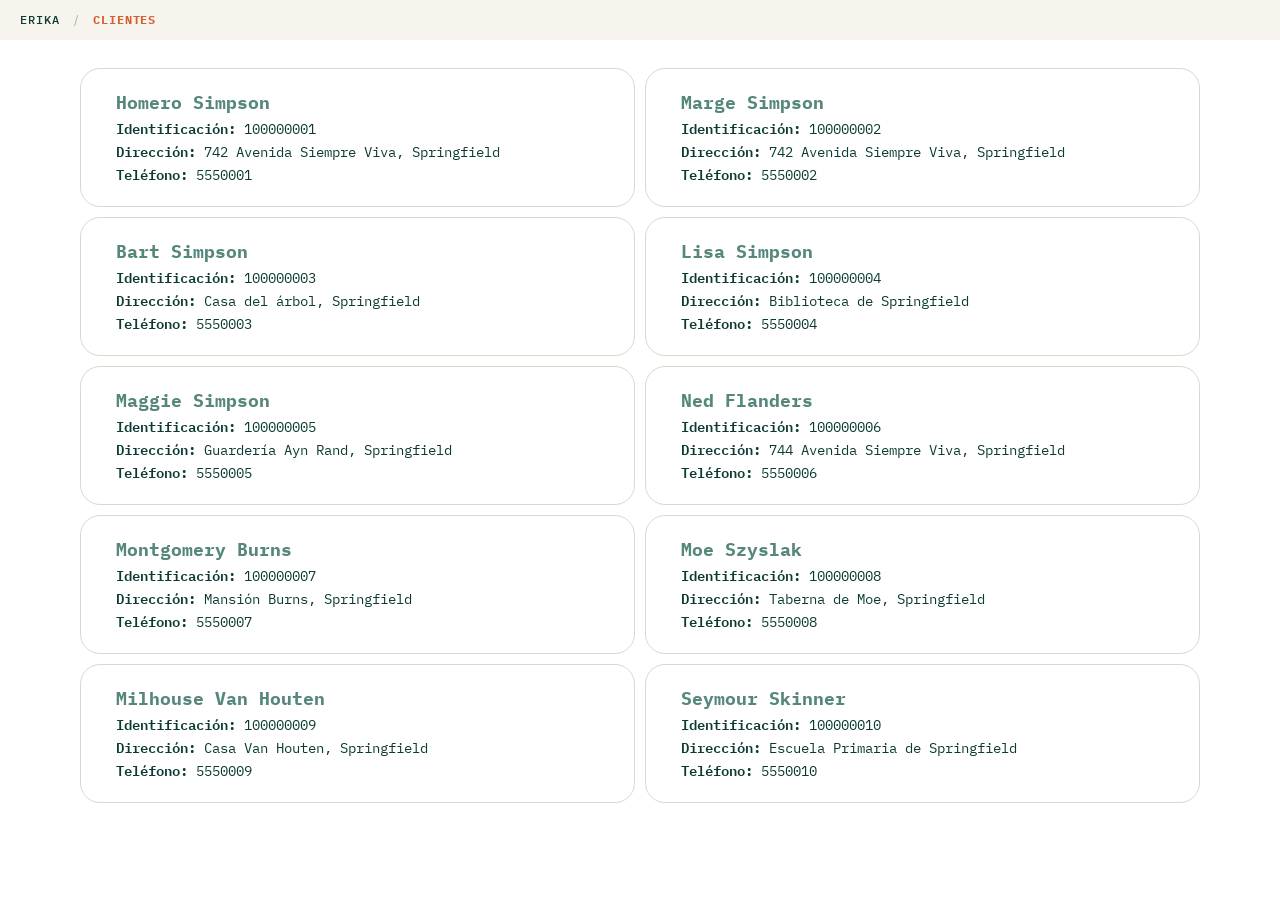
<file: html/clients.html>
<!DOCTYPE html>
<html lang="es">
  <head>
    <meta charset="utf-8">
    <meta name="viewport" content="width=device-width, initial-scale=1">
    <link rel="stylesheet" href="../css/styles.css">
    <title>Clientes - Erika Espejo</title>
    <script src="../js/clients.js"></script>
  </head>
  <body class="iframe-page" onload="renderClients()">
    <p class="iframe-breadcrumb">ERIKA <span>/</span> <strong>CLIENTES</strong></p>
    <main class="iframe-wrapper clients-layout">
    </main>
  </body>
</html>
</file>
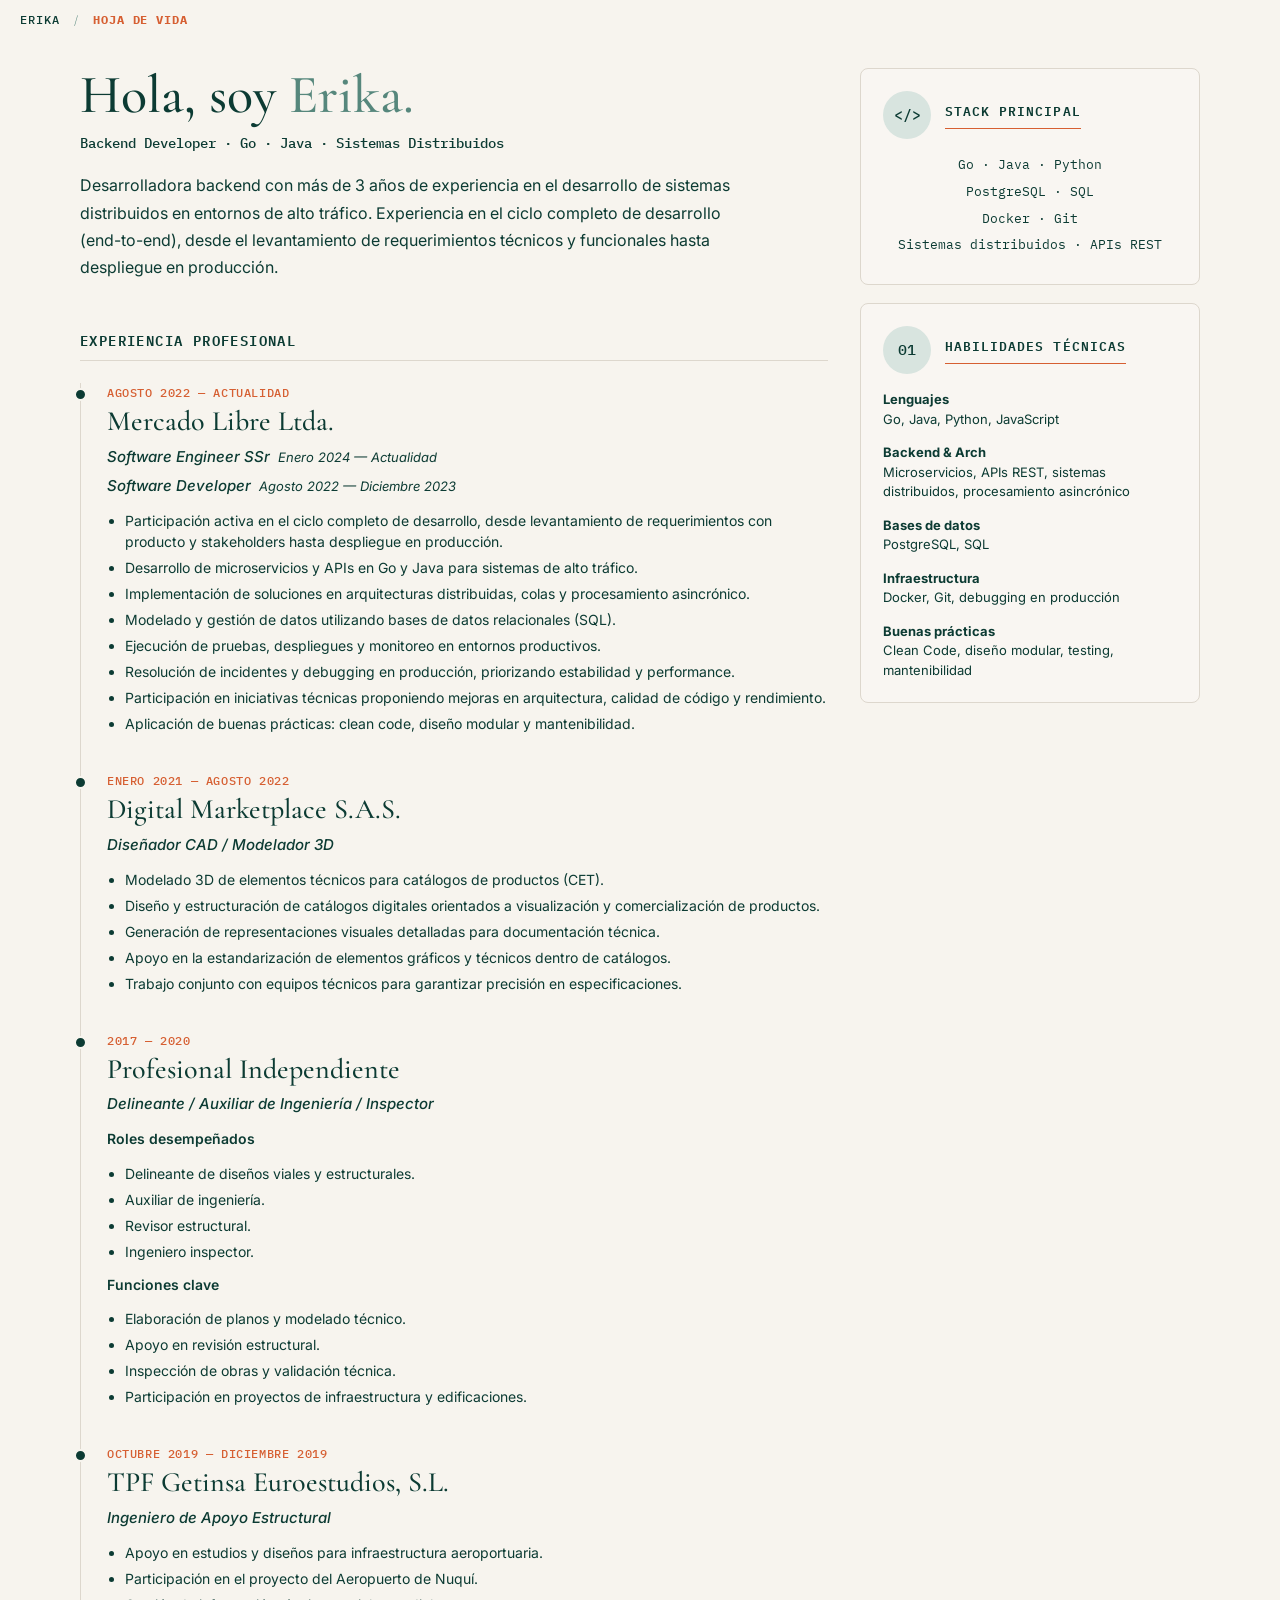
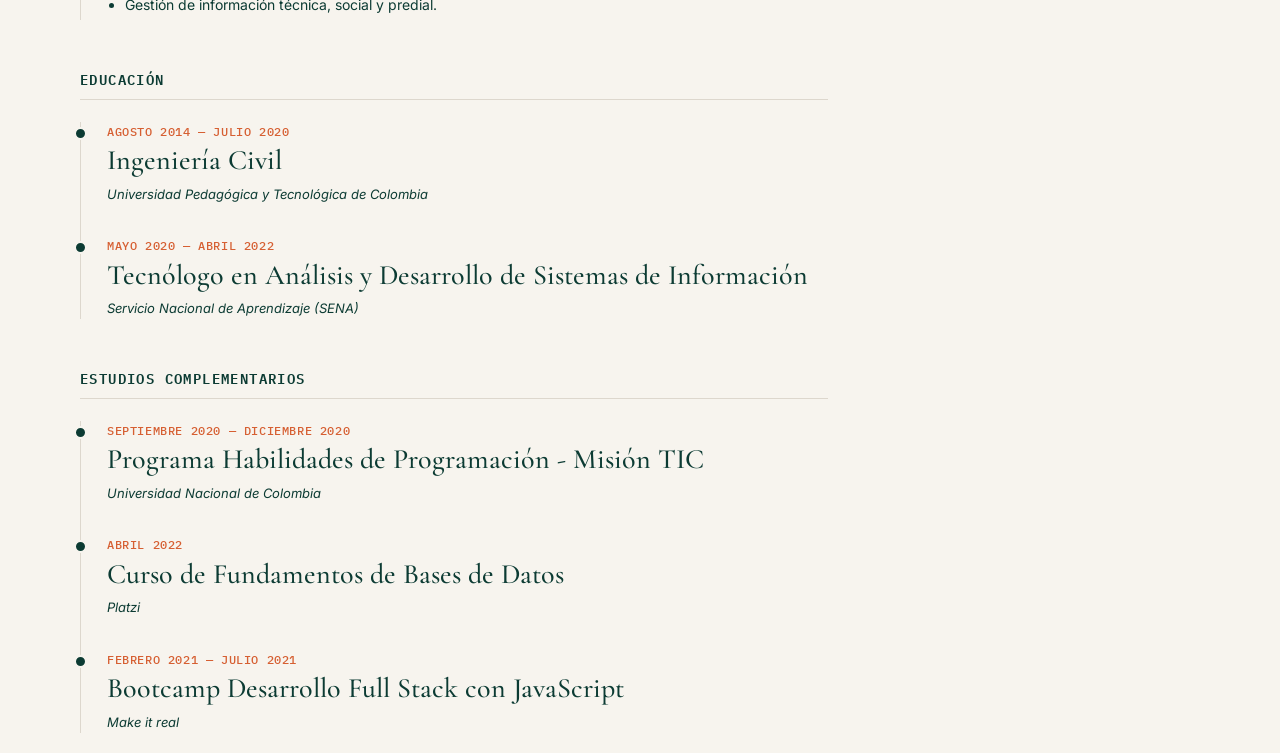
<file: html/cv.html>
<!DOCTYPE html>
<html lang="es">
  <head>
    <meta charset="utf-8">
    <meta name="viewport" content="width=device-width, initial-scale=1">
    <link rel="stylesheet" href="../css/styles.css">
    <title>CV - Erika Espejo</title>
  </head>
  <body class="iframe-page cv-page">
    <p class="iframe-breadcrumb">ERIKA <span>/</span> <strong>HOJA DE VIDA</strong></p>

    <main class="iframe-wrapper cv-layout">
      <div class="cv-main">
        <div class="cv-header">
          <h1>Hola, soy <span>Erika.</span></h1>
          <p class="cv-role">Backend Developer · Go · Java · Sistemas Distribuidos</p>
          <p class="cv-profile">
            Desarrolladora backend con más de 3 años de experiencia en el desarrollo de sistemas
            distribuidos en entornos de alto tráfico. Experiencia en el ciclo completo de desarrollo
            (end-to-end), desde el levantamiento de requerimientos técnicos y funcionales hasta
            despliegue en producción.
          </p>
        </div>

        <div class="cv-section">
          <h2>Experiencia profesional</h2>
          <div class="cv-timeline">
            <div class="cv-item">
              <p class="cv-date">AGOSTO 2022 — ACTUALIDAD</p>
              <h3>Mercado Libre Ltda.</h3>
              <div class="cv-job">
                <h4>Software Engineer SSr</h4>
                <p>Enero 2024 — Actualidad</p>
              </div>
              <div class="cv-job">
                <h4>Software Developer</h4>
                <p>Agosto 2022 — Diciembre 2023</p>
              </div>
              <ul>
                <li>Participación activa en el ciclo completo de desarrollo, desde levantamiento de requerimientos con producto y stakeholders hasta despliegue en producción.</li>
                <li>Desarrollo de microservicios y APIs en Go y Java para sistemas de alto tráfico.</li>
                <li>Implementación de soluciones en arquitecturas distribuidas, colas y procesamiento asincrónico.</li>
                <li>Modelado y gestión de datos utilizando bases de datos relacionales (SQL).</li>
                <li>Ejecución de pruebas, despliegues y monitoreo en entornos productivos.</li>
                <li>Resolución de incidentes y debugging en producción, priorizando estabilidad y performance.</li>
                <li>Participación en iniciativas técnicas proponiendo mejoras en arquitectura, calidad de código y rendimiento.</li>
                <li>Aplicación de buenas prácticas: clean code, diseño modular y mantenibilidad.</li>
              </ul>
            </div>

            <div class="cv-item">
              <p class="cv-date">ENERO 2021 — AGOSTO 2022</p>
              <h3>Digital Marketplace S.A.S.</h3>
              <div class="cv-job">
                <h4>Diseñador CAD / Modelador 3D</h4>
              </div>
              <ul>
                <li>Modelado 3D de elementos técnicos para catálogos de productos (CET).</li>
                <li>Diseño y estructuración de catálogos digitales orientados a visualización y comercialización de productos.</li>
                <li>Generación de representaciones visuales detalladas para documentación técnica.</li>
                <li>Apoyo en la estandarización de elementos gráficos y técnicos dentro de catálogos.</li>
                <li>Trabajo conjunto con equipos técnicos para garantizar precisión en especificaciones.</li>
              </ul>
            </div>

            <div class="cv-item">
              <p class="cv-date">2017 — 2020</p>
              <h3>Profesional Independiente</h3>
              <div class="cv-job">
                <h4>Delineante / Auxiliar de Ingeniería / Inspector</h4>
              </div>
              <p class="cv-item-label">Roles desempeñados</p>
              <ul>
                <li>Delineante de diseños viales y estructurales.</li>
                <li>Auxiliar de ingeniería.</li>
                <li>Revisor estructural.</li>
                <li>Ingeniero inspector.</li>
              </ul>
              <p class="cv-item-label">Funciones clave</p>
              <ul>
                <li>Elaboración de planos y modelado técnico.</li>
                <li>Apoyo en revisión estructural.</li>
                <li>Inspección de obras y validación técnica.</li>
                <li>Participación en proyectos de infraestructura y edificaciones.</li>
              </ul>
            </div>

            <div class="cv-item">
              <p class="cv-date">OCTUBRE 2019 — DICIEMBRE 2019</p>
              <h3>TPF Getinsa Euroestudios, S.L.</h3>
              <div class="cv-job">
                <h4>Ingeniero de Apoyo Estructural</h4>
              </div>
              <ul>
                <li>Apoyo en estudios y diseños para infraestructura aeroportuaria.</li>
                <li>Participación en el proyecto del Aeropuerto de Nuquí.</li>
                <li>Gestión de información técnica, social y predial.</li>
              </ul>
            </div>
          </div>
        </div>

        <div class="cv-section">
          <h2>Educación</h2>
          <div class="cv-timeline">
            <div class="cv-item">
              <p class="cv-date">AGOSTO 2014 — JULIO 2020</p>
              <h3>Ingeniería Civil</h3>
              <p class="cv-institution">Universidad Pedagógica y Tecnológica de Colombia</p>
            </div>
            <div class="cv-item">
              <p class="cv-date">MAYO 2020 — ABRIL 2022</p>
              <h3>Tecnólogo en Análisis y Desarrollo de Sistemas de Información</h3>
              <p class="cv-institution">Servicio Nacional de Aprendizaje (SENA)</p>
            </div>
          </div>
        </div>

        <div class="cv-section">
          <h2>Estudios complementarios</h2>
          <div class="cv-timeline">
            <div class="cv-item">
              <p class="cv-date">SEPTIEMBRE 2020 — DICIEMBRE 2020</p>
              <h3>Programa Habilidades de Programación - Misión TIC</h3>
              <p class="cv-institution">Universidad Nacional de Colombia</p>
            </div>
            <div class="cv-item">
              <p class="cv-date">ABRIL 2022</p>
              <h3>Curso de Fundamentos de Bases de Datos</h3>
              <p class="cv-institution">Platzi</p>
            </div>
            <div class="cv-item">
              <p class="cv-date">FEBRERO 2021 — JULIO 2021</p>
              <h3>Bootcamp Desarrollo Full Stack con JavaScript</h3>
              <p class="cv-institution">Make it real</p>
            </div>
          </div>
        </div>
      </div>

      <div class="cv-sidebar">
        <div class="cv-card">
          <div class="cv-card-title">
            <span class="cv-card-icon">&lt;/&gt;</span>
            <h2>Stack principal</h2>
          </div>
          <p class="cv-stack">Go · Java · Python</p>
          <p class="cv-stack">PostgreSQL · SQL</p>
          <p class="cv-stack">Docker · Git</p>
          <p class="cv-stack">Sistemas distribuidos · APIs REST</p>
        </div>

        <div class="cv-card">
          <div class="cv-card-title">
            <span class="cv-card-icon">01</span>
            <h2>Habilidades técnicas</h2>
          </div>
          <div class="cv-skill-list">
            <div><strong>Lenguajes</strong><span>Go, Java, Python, JavaScript</span></div>
            <div><strong>Backend &amp; Arch</strong><span>Microservicios, APIs REST, sistemas distribuidos, procesamiento asincrónico</span></div>
            <div><strong>Bases de datos</strong><span>PostgreSQL, SQL</span></div>
            <div><strong>Infraestructura</strong><span>Docker, Git, debugging en producción</span></div>
            <div><strong>Buenas prácticas</strong><span>Clean Code, diseño modular, testing, mantenibilidad</span></div>
          </div>
        </div>

      </div>
    </main>
  </body>
</html>
</file>
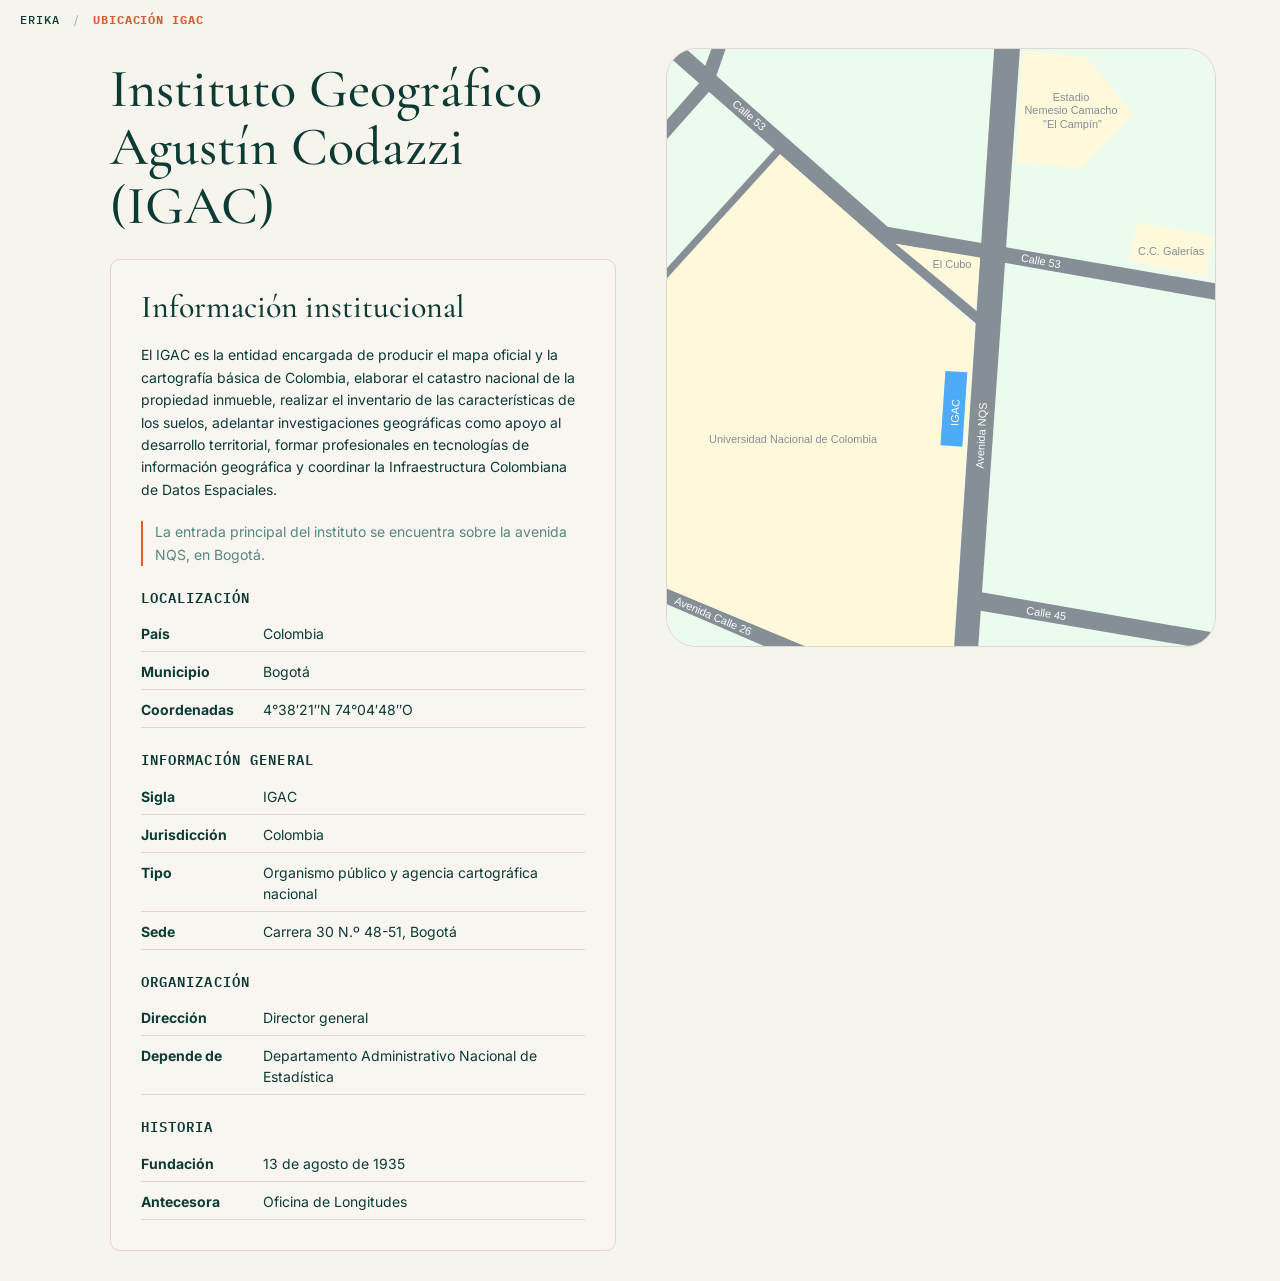
<file: html/igac.html>
<!DOCTYPE html>
<html lang="es">
<head>
	<meta charset="utf-8">
	<meta name="viewport" content="width=device-width, initial-scale=1">
	<link rel="stylesheet" href="../css/styles.css">
	<title>IGAC</title>
</head>
<body class="iframe-page interest-area-page igac-page">
	<p class="iframe-breadcrumb">ERIKA <span>/</span> <strong>UBICACIÓN IGAC</strong></p>
	<div class="interest-area-wrapper">
		<h1>Instituto Geográfico Agustín Codazzi (IGAC)</h1>
		<div class="interest-area-content">
			<div class="interest-area-description">
				<h2>Información institucional</h2>
				<p>El IGAC es la entidad encargada de producir el mapa oficial y la cartografía básica de Colombia, elaborar el catastro nacional de la propiedad inmueble, realizar el inventario de las características de los suelos, adelantar investigaciones geográficas como apoyo al desarrollo territorial, formar profesionales en tecnologías de información geográfica y coordinar la Infraestructura Colombiana de Datos Espaciales.</p>
				<p class="igac-location-note">La entrada principal del instituto se encuentra sobre la avenida NQS, en Bogotá.</p>

				<div class="igac-details">
					<div class="igac-data-group">
						<h3>Localización</h3>
						<div class="igac-data-list">
							<div class="igac-data-item"><strong>País</strong><span>Colombia</span></div>
							<div class="igac-data-item"><strong>Municipio</strong><span>Bogotá</span></div>
							<div class="igac-data-item"><strong>Coordenadas</strong><span>4°38′21″N 74°04′48″O</span></div>
						</div>
					</div>

					<div class="igac-data-group">
						<h3>Información general</h3>
						<div class="igac-data-list">
							<div class="igac-data-item"><strong>Sigla</strong><span>IGAC</span></div>
							<div class="igac-data-item"><strong>Jurisdicción</strong><span>Colombia</span></div>
							<div class="igac-data-item"><strong>Tipo</strong><span>Organismo público y agencia cartográfica nacional</span></div>
							<div class="igac-data-item"><strong>Sede</strong><span>Carrera 30 N.º 48-51, Bogotá</span></div>
						</div>
					</div>

					<div class="igac-data-group">
						<h3>Organización</h3>
						<div class="igac-data-list">
							<div class="igac-data-item"><strong>Dirección</strong><span>Director general</span></div>
							<div class="igac-data-item"><strong>Depende de</strong><span>Departamento Administrativo Nacional de Estadística</span></div>
						</div>
					</div>

					<div class="igac-data-group">
						<h3>Historia</h3>
						<div class="igac-data-list">
							<div class="igac-data-item"><strong>Fundación</strong><span>13 de agosto de 1935</span></div>
							<div class="igac-data-item"><strong>Antecesora</strong><span>Oficina de Longitudes</span></div>
						</div>
					</div>
				</div>
            </div>
            <div class="igac-image">
                <img src="../svg/igac.svg" alt="Mapa del Instituto Geográfico Agustín Codazzi" width="740">

			</div>
		</div>
	</div>
</body>
</html>
</file>
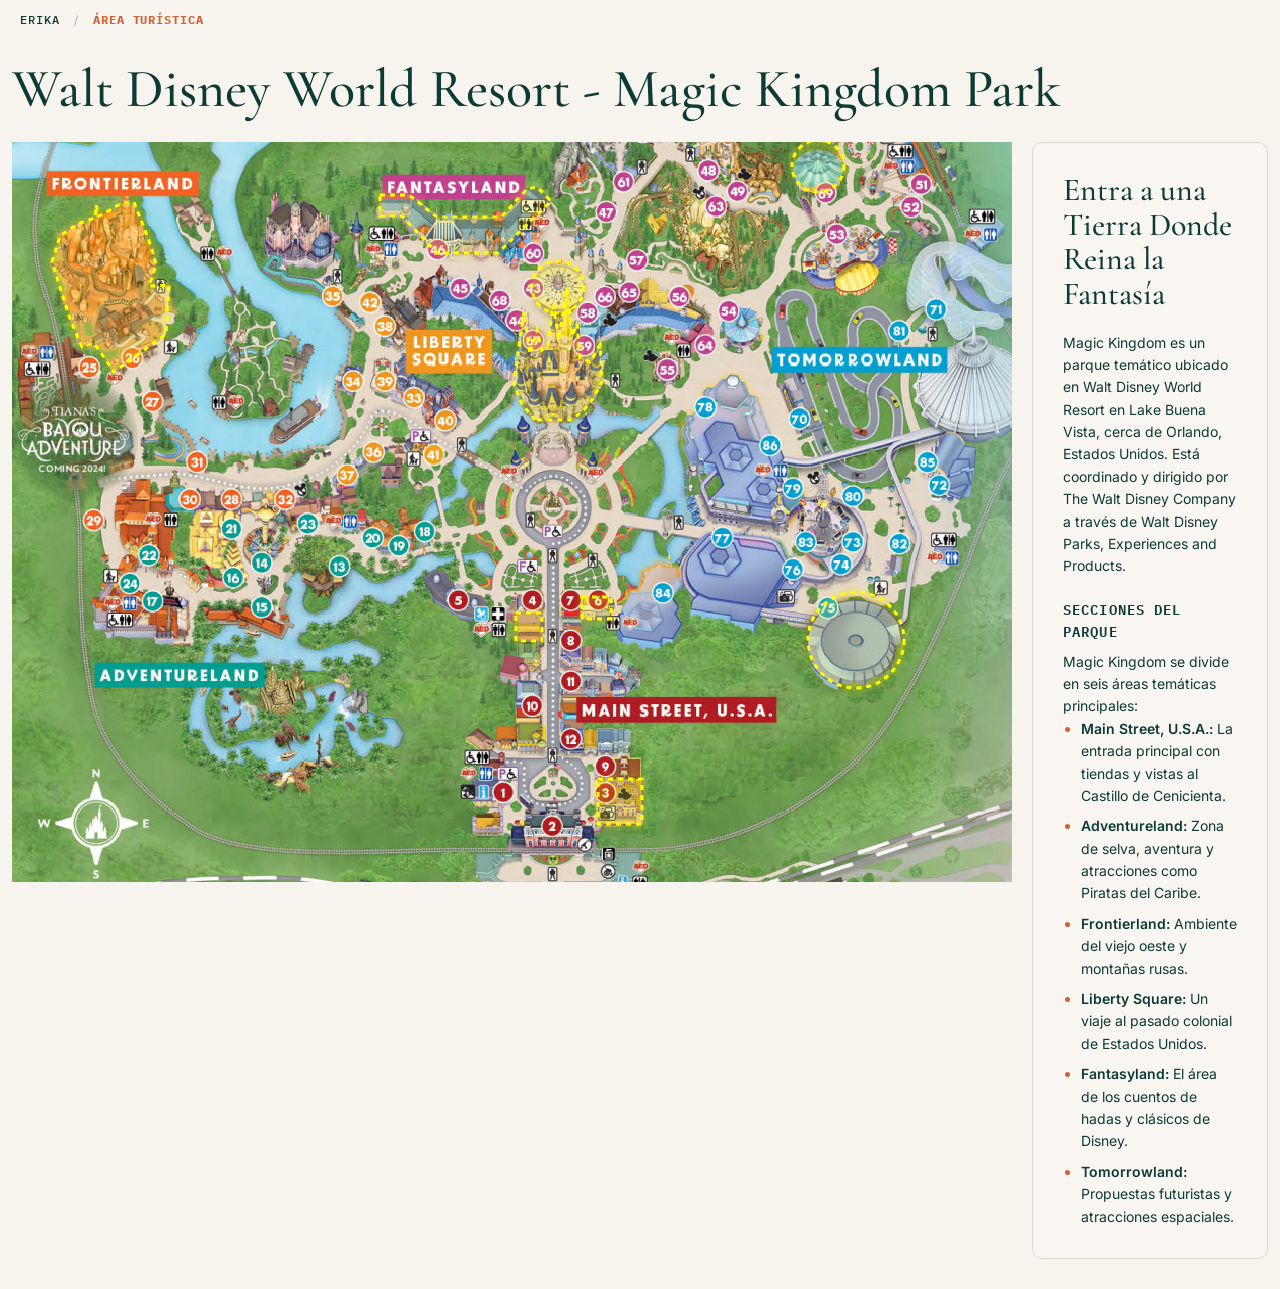
<file: html/interest_area.html>
<!DOCTYPE html>
<html lang="es">
<head>
	<meta charset="utf-8">
	<meta name="viewport" content="width=device-width, initial-scale=1">
	<link rel="stylesheet" href="../css/styles.css">
	<title>Área Turística</title>
</head>
<body class="iframe-page interest-area-page">
	<p class="iframe-breadcrumb">ERIKA <span>/</span> <strong>ÁREA TURÍSTICA</strong></p>
	<div class="interest-area-wrapper">
		<h1>Walt Disney World Resort - Magic Kingdom Park</h1>
		<div class="interest-area-content">
			<div class="interest-area-image">
				<img src="../img/magic_kingdom.png" alt="Mapa de Magic Kingdom" width="1000" height="740" usemap="#map">
				<svg class="area-borders" viewBox="0 0 1000 740" aria-hidden="true">
					<circle cx="844" cy="498" r="48" />
					<circle cx="806" cy="24" r="26" />
					<circle cx="546" cy="145" r="26" />

					<rect x="504" y="471" width="26" height="28" />
					<rect x="586" y="637" width="44" height="45" />
					<rect x="570" y="455" width="29" height="22" />

					<polygon points="368,53 397,53 425,75 489,75 515,47 525,45 539,59 486,111 425,111 390,74 368,74" />
					<polygon points="523,278 510,262 502,242 505,218 512,170 518,212 525,188 530,208 536,203 541,163 547,198 555,146 560,194 565,182 568,215 578,220 588,203 590,240 580,258 572,268 559,278" />
					<polygon points="40,120 48,94 68,81 83,76 84,63 87,74 110,61 122,60 139,104 144,123 137,144 157,143 154,192 102,230 82,201 70,205 58,177" />
				</svg>
				<map name="map">
					<area shape="circle" coords="844,498,48" href="https://disneyworld.disney.go.com/es-co/attractions/magic-kingdom/walt-disney-carousel-of-progress/" alt="walt-disney-carousel-of-progress" title="Walt Disney Carousel of Progress" target="_blank">
					<area shape="circle" coords="806,24,26" href="https://disneyworld.disney.go.com/es-co/attractions/magic-kingdom/smellephants-on-parade/" alt="smellephants-on-parade" title="Smellephants on Parade" target="_blank">
					<area shape="circle" coords="546,145,26" href="https://disneyworld.disney.go.com/es-co/attractions/magic-kingdom/prince-charming-regal-carrousel/" alt="prince-charming-regal-carrousel" title="Prince Charming Regal Carrousel" target="_blank">

					<area shape="rect" coords="504,471,530,499" href="https://disneyworld.disney.go.com/es-co/dining/magic-kingdom/caseys-corner/" alt="caseys-corner" title="Casey's Corner" target="_blank">
					<area shape="rect" coords="586,637,630,682" href="https://disneyworld.disney.go.com/es-co/entertainment/magic-kingdom/character-meet-mickey-town-square/" alt="town-square-theater" title="Town Square Theater" target="_blank">
					<area shape="rect" coords="570,455,599,477" href="https://disneyworld.disney.go.com/es-co/dining/magic-kingdom/plaza-restaurant/" alt="plaza-restaurant" title="The Plaza Restaurant" target="_blank">

					<area shape="poly" coords="368,53,397,53,425,75,489,75,515,47,525,45,539,59,486,111,425,111,390,74,368,74" href="https://disneyworld.disney.go.com/es-co/attractions/magic-kingdom/its-a-small-world/" alt="its-a-small-world" title="'it's a small world'" target="_blank">
					<area shape="poly" coords="523,278,510,262,502,242,505,218,512,170,518,212,525,188,530,208,536,203,541,163,547,198,555,146,560,194,565,182,568,215,578,220,588,203,590,240,580,258,572,268,559,278" href="https://disneyworld.disney.go.com/es-co/attractions/magic-kingdom/cinderella-castle/" alt="cinderella-castle" title="Cinderella Castle" target="_blank">
					<area shape="poly" coords="40,120,48,94,68,81,83,76,84,63,87,74,110,61,122,60,139,104,144,123,137,144,157,143,154,192,102,230,82,201,70,205,58,177" href="https://disneyworld.disney.go.com/es-co/attractions/magic-kingdom/big-thunder-mountain-railroad/" alt="big-thunder-mountain-railroad" title="Big Thunder Mountain Railroad" target="_blank">
				</map>
			</div>
			<div class="interest-area-description">
				<h2>Entra a una Tierra Donde Reina la Fantasía</h2>
				<p>Magic Kingdom es un parque temático ubicado en Walt Disney World Resort en Lake Buena Vista, cerca de Orlando, Estados Unidos. Está coordinado y dirigido por The Walt Disney Company a través de Walt Disney Parks, Experiences and Products.</p>
				<div>
					<h3>Secciones del parque</h3>
					<p>Magic Kingdom se divide en seis áreas temáticas principales:</p>
					<ul>
						<li><span>Main Street, U.S.A.: </span>La entrada principal con tiendas y vistas al Castillo de Cenicienta.</li>
						<li><span>Adventureland: </span>Zona de selva, aventura y atracciones como Piratas del Caribe.</li>
						<li><span>Frontierland: </span>Ambiente del viejo oeste y montañas rusas.</li>
						<li><span>Liberty Square: </span>Un viaje al pasado colonial de Estados Unidos.</li>
						<li><span>Fantasyland: </span>El área de los cuentos de hadas y clásicos de Disney.</li>
						<li><span>Tomorrowland: </span>Propuestas futuristas y atracciones espaciales.</li>
					</ul>
				</div>
			</div>
		</div>
	</div>
</body>
</html>
</file>
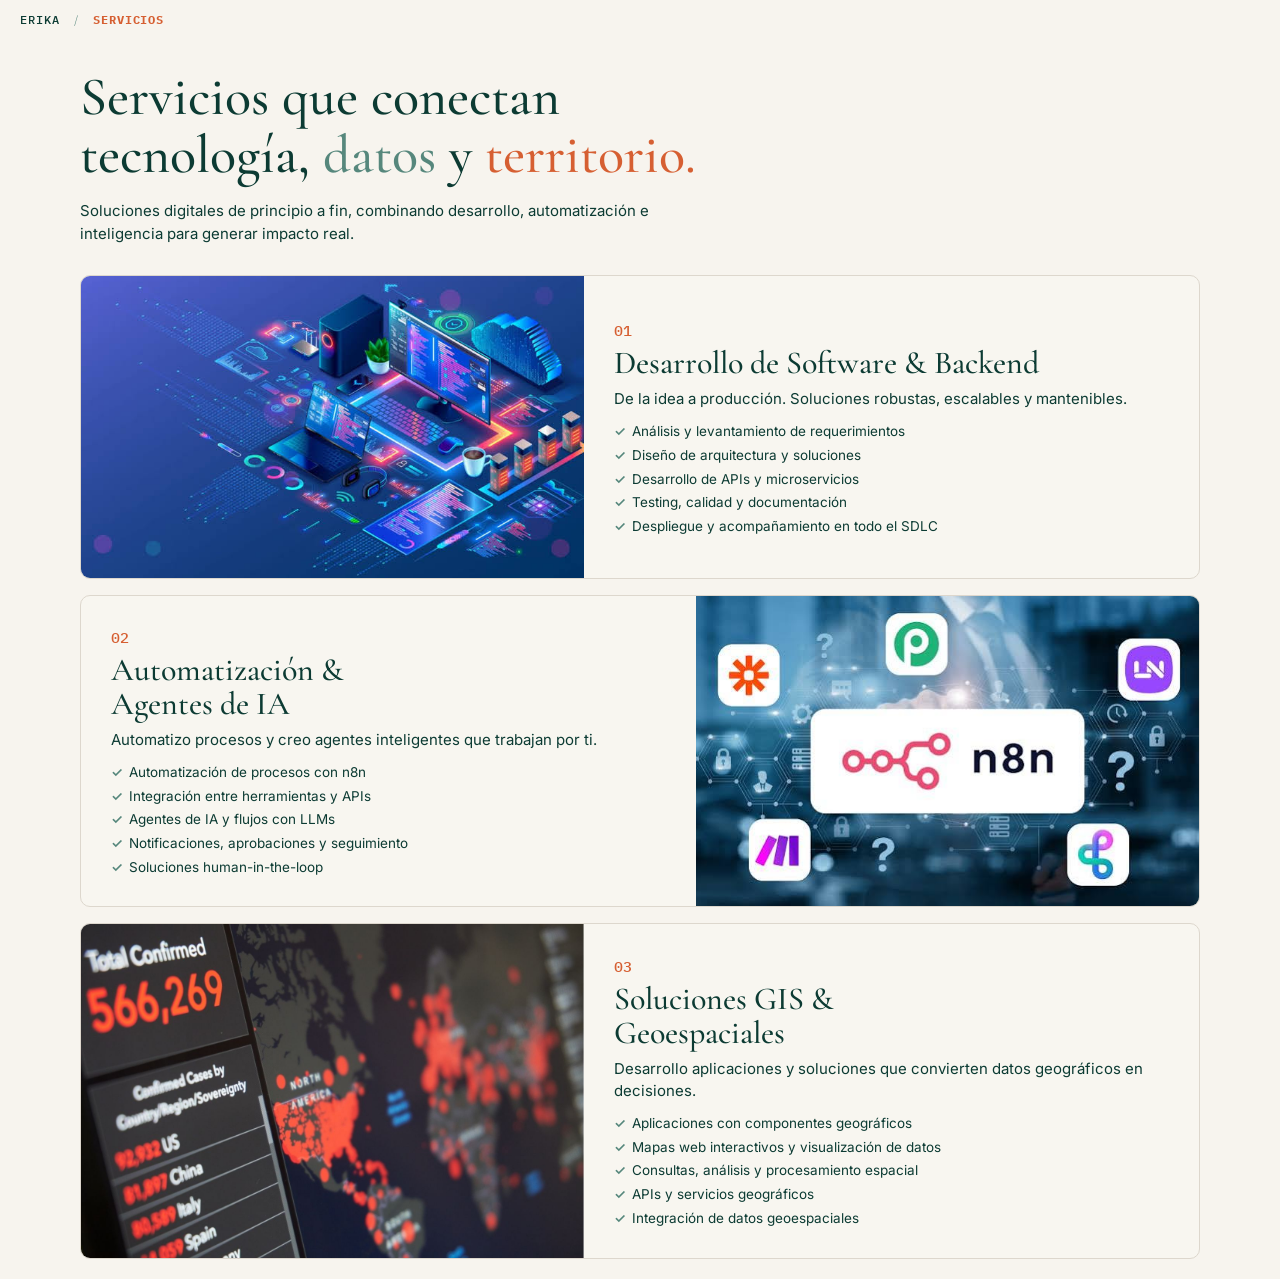
<file: html/services.html>
<!DOCTYPE html>
<html lang="es">
  <head>
    <meta charset="utf-8">
    <meta name="viewport" content="width=device-width, initial-scale=1">
    <link rel="stylesheet" href="../css/styles.css">
    <title>Erika Espejo - Servicios</title>
  </head>
  <body class="iframe-page services-page">
    <main class="iframe-wrapper services-layout">
      <div class="services-header">
        <p class="iframe-breadcrumb">ERIKA <span>/</span> <strong>SERVICIOS</strong></p>
        <h1>
          Servicios que conectan<br>
          tecnología, <span class="text-green">datos</span> y
          <span class="text-terracotta">territorio.</span>
        </h1>
        <p class="services-subheader">
          Soluciones digitales de principio a fin, combinando desarrollo,
          automatización e inteligencia para generar impacto real.
        </p>
      </div>

      <div class="services">
        <div class="service">
          <div class="service-media">
            <img src="../img/software.jpg" alt="Entorno de desarrollo de software">
          </div>
          <div class="service-content">
            <p class="service-number">01</p>
            <h2>Desarrollo de Software & Backend</h2>
            <p class="service-summary">
              De la idea a producción. Soluciones robustas, escalables y mantenibles.
            </p>
            <ul class="service-list">
              <li>Análisis y levantamiento de requerimientos</li>
              <li>Diseño de arquitectura y soluciones</li>
              <li>Desarrollo de APIs y microservicios</li>
              <li>Testing, calidad y documentación</li>
              <li>Despliegue y acompañamiento en todo el SDLC</li>
            </ul>
          </div>
        </div>

        <div class="service">
          <div class="service-media">
            <img src="../img/n8n.jpg" alt="Flujo de automatización con n8n">
          </div>
          <div class="service-content">
            <p class="service-number">02</p>
            <h2>Automatización &<br>Agentes de IA</h2>
            <p class="service-summary">
              Automatizo procesos y creo agentes inteligentes que trabajan por ti.
            </p>
            <ul class="service-list">
              <li>Automatización de procesos con n8n</li>
              <li>Integración entre herramientas y APIs</li>
              <li>Agentes de IA y flujos con LLMs</li>
              <li>Notificaciones, aprobaciones y seguimiento</li>
              <li>Soluciones human-in-the-loop</li>
            </ul>
          </div>
        </div>

        <div class="service">
          <div class="service-media">
            <img src="../img/gis.jpg" alt="Mapa para análisis geoespacial">
          </div>
          <div class="service-content">
            <p class="service-number">03</p>
            <h2>Soluciones GIS &<br>Geoespaciales</h2>
            <p class="service-summary">
              Desarrollo aplicaciones y soluciones que convierten datos geográficos en decisiones.
            </p>
            <ul class="service-list">
              <li>Aplicaciones con componentes geográficos</li>
              <li>Mapas web interactivos y visualización de datos</li>
              <li>Consultas, análisis y procesamiento espacial</li>
              <li>APIs y servicios geográficos</li>
              <li>Integración de datos geoespaciales</li>
            </ul>
          </div>
        </div>
      </div>
    </main>
  </body>
</html>
</file>
<file: css/styles.css>
@import url('https://fonts.googleapis.com/css2?family=Cormorant+Garamond:wght@400;500;600&family=IBM+Plex+Mono:wght@400;500&family=Inter:wght@400;500;600&display=swap');

/* Estilos globales */

:root {
  --font-display: "Cormorant Garamond", serif;
  --font-body: "Inter", sans-serif;
  --font-mono: "IBM Plex Mono", monospace;
  --cream: #F7F4EE;
  --green-dark: #0C3B33;
  --green: #56877C;
  --terracotta: #D65F32;
  --border: #DDD7CD;
}

* {
  box-sizing: border-box;
  margin: 0;
  padding: 0;
  font-family: var(--font-display);
}

html {
  height: 100%;
  font-size: 62.5%;
}

body {
  min-height: 100vh;
  color: var(--green-dark);
  font-size: 1.5rem;
  line-height: 1.6;
}

body.layout-container {
  display: flex;
  flex-direction: column;
  height: 100vh;
  min-height: 0;
  overflow: hidden;
}

.menu-toggle-input {
  display: none;
}

/* Header — desktop */

header {
  display: flex;
  height: 15rem;
  flex-shrink: 0;
}

.header-container {
  display: flex;
  width: 100%;
  background-color: var(--cream);
  background-image: url("../img/header-background.png");
  background-repeat: no-repeat;
  background-size: auto 100%;
  background-position: right center;
}

.header-logo img {
  height: 100%;
}

.header-info {
  display: flex;
  flex-direction: column;
  justify-content: center;
  padding-inline-start: 3em;
  line-height: 1.4;
}

.header-info h1 {
  font-size: 5.5rem;
  font-weight: 700;
}

.header-info p {
  font-family: var(--font-mono);
  font-size: 1.3rem;
  font-weight: 400;
}

.header-info span {
  color: var(--terracotta);
}

.menu-toggle {
  display: none;
}

/* Header — tablet */

@media (max-width: 1024px) {
  header {
    height: 12rem;
  }

  .header-container {
    position: relative;
    min-height: 0;
  }

  .header-logo {
    flex: 0 0 auto;
    height: 12rem;
  }

  .header-logo img {
    display: block;
  }

  .header-info {
    min-width: 0;
    padding-inline: 2rem;
  }

  .header-info h1 {
    font-size: 4.2rem;
  }

  .header-info p {
    max-width: 42rem;
    font-size: 1.1rem;
    line-height: 1.5;
  }

  .menu-toggle {
    position: absolute;
    inset-inline-end: 1.6rem;
    inset-block-start: 50%;
    z-index: 20;
    display: grid;
    width: 4.4rem;
    height: 4.4rem;
    place-items: center;
    border: 1px solid color-mix(in srgb, var(--green-dark) 22%, transparent);
    border-radius: 50%;
    background: color-mix(in srgb, var(--cream) 92%, transparent);
    box-shadow: 0 6px 18px rgba(12, 59, 51, .12);
    cursor: pointer;
    transform: translateY(-50%);
  }

  .menu-toggle-icon,
  .menu-toggle-icon::before,
  .menu-toggle-icon::after {
    display: block;
    width: 2rem;
    height: 2px;
    border-radius: 99px;
    background: var(--green-dark);
  }

  .menu-toggle-icon {
    position: relative;
  }

  .menu-toggle-icon::before,
  .menu-toggle-icon::after {
    position: absolute;
    inset-inline-start: 0;
    content: "";
    transition: transform .25s ease;
  }

  .menu-toggle-icon::before {
    transform: translateY(-.65rem);
  }

  .menu-toggle-icon::after {
    transform: translateY(.65rem);
  }

  .menu-toggle-input:checked + .menu-toggle .menu-toggle-icon {
    background: transparent;
  }

  .menu-toggle-input:checked + .menu-toggle .menu-toggle-icon::before {
    transform: rotate(45deg);
  }

  .menu-toggle-input:checked + .menu-toggle .menu-toggle-icon::after {
    transform: rotate(-45deg);
  }
}

/* Header — mobile */

@media (max-width: 600px) {
  header {
    height: 10rem;
  }

  .header-container {
    background-image: none;
  }

  .header-logo {
    display: none;
  }

  .header-info {
    width: 100%;
    padding-inline: 1.2rem 5.8rem;
    text-align: center;
  }

  .header-info h1 {
    font-size: 3.4rem;
  }

  .header-info p {
    font-size: 1rem;
    line-height: 1.35;
  }

  .menu-toggle {
    inset-inline-end: 1rem;
  }
}

/* Navigation — desktop */

.main-layout {
  display: flex;
  flex: 1;
  flex-direction: row;
  min-height: 0;
  overflow: hidden;
}

.aside {
  display: flex;
  flex-direction: column;
  width: 15%;
  min-height: 0;
  overflow-x: hidden;
  overflow-y: auto;
  background: var(--green-dark);
  background-image: url("../img/nav-background.png");
  background-repeat: no-repeat;
  background-size: 100% auto;
  background-position: bottom center;
}

.aside h2 {
  padding-block: 10px;
  padding-inline: 10%;
  color: var(--green);
  font-family: var(--font-mono);
  font-size: 1.5rem;
  font-weight: 400;
}

nav ul {
  list-style-type: none;
}

.aside li {
  padding-block: .8rem;
  padding-inline: 10%;
  color: var(--cream);
  font-weight: 200;
}

.aside li:hover {
  color: var(--terracotta);
  font-weight: 600;
  border-inline-start: 5px solid var(--terracotta);
  border-block-end: 2px solid var(--terracotta);
}

.aside li a {
  color: inherit;
  font-family: var(--font-body);
  font-weight: inherit;
  text-decoration: none;
}

.aside blockquote span {
  padding-inline: 10%;
  color: var(--terracotta);
  font-family: var(--font-display);
  font-size: 6rem;
  font-weight: 400;
}

.aside blockquote p {
  padding-inline: 10%;
  margin-block-start: -4rem;
  color: var(--cream);
  font-family: var(--font-body);
  font-size: 1.5rem;
  font-weight: 200;
}

.menu-overlay {
  display: none;
}

/* Navigation — tablet */

@media (max-width: 1024px) {
  .main-layout {
    position: relative;
  }

  .aside {
    position: absolute;
    inset-block: 0;
    inset-inline-end: 0;
    z-index: 12;
    width: min(34rem, 82vw);
    background-image: none;
    box-shadow: -12px 0 32px rgba(5, 31, 27, .24);
    transform: translateX(105%);
    transition: transform .28s ease;
  }

  .aside h2 {
    min-height: 5.6rem;
    padding-block: 1.4rem;
    padding-inline: 2.4rem;
    border-block-end: 1px solid color-mix(in srgb, var(--cream) 15%, transparent);
  }

  .aside li {
    display: flex;
    align-items: center;
    min-height: 4.8rem;
  }

  .menu-overlay {
    position: absolute;
    inset: 0;
    z-index: 11;
    display: block;
    visibility: hidden;
    background: rgba(5, 31, 27, .48);
    opacity: 0;
    cursor: pointer;
    transition: opacity .28s ease, visibility 0s linear .28s;
  }

  header:has(.menu-toggle-input:checked) + .main-layout .aside {
    transform: translateX(0);
  }

  header:has(.menu-toggle-input:checked) + .main-layout .menu-overlay {
    visibility: visible;
    opacity: 1;
    transition-delay: 0s;
  }
}

/* Navigation — mobile */

@media (max-width: 600px) {
  .aside {
    width: min(32rem, 86vw);
  }
}

/* Main iframe — desktop */

iframe {
  flex: 1;
  width: 85%;
  height: 100%;
  min-height: 0;
  background-color: var(--cream);
  border: 0;
  border-block-start: 1px solid color-mix(in srgb, var(--green) 30%, transparent);
}

/* Main iframe — tablet and mobile */

@media (max-width: 1024px) {
  iframe {
    width: 100%;
  }
}

/* Footer — desktop */

footer {
  background-color: var(--green-dark);
}

.footer-container {
  display: flex;
  align-items: center;
  height: 6rem;
  padding-inline: 5%;
  color: var(--cream);
}

.contact-item {
  display: flex;
  flex: 1;
  align-items: center;
  justify-content: center;
  height: 50%;
  gap: 10px;
  border-right: 1px solid color-mix(in srgb, var(--cream) 20%, transparent);
}

.contact-item:last-child {
  border-right: none;
}

.contact-icon {
  height: 100%;
  flex-shrink: 0;
}

.contact-icon img {
  display: block;
  width: auto;
  height: 100%;
}

.contact-info {
  display: flex;
  flex-direction: column;
  align-items: flex-start;
  justify-content: center;
}

.contact-info p,
.contact-info a {
  color: var(--cream);
  font-family: var(--font-mono);
  font-size: 1rem;
  font-weight: 400;
}

.contact-info a {
  text-decoration: none;
}

.contact-info a:hover {
  color: var(--terracotta);
}

/* Footer — tablet */

@media (max-width: 1024px) {
  .footer-container {
    display: grid;
    grid-template-columns: repeat(3, minmax(0, 1fr));
    grid-template-rows: repeat(2, minmax(0, 1fr));
    height: 9rem;
    padding: .8rem 2rem;
  }

  .contact-item {
    height: 100%;
    min-width: 0;
    padding-inline: 1rem;
  }

  .contact-item:nth-child(3) {
    border-right: none;
  }

  .contact-icon {
    height: 2.8rem;
  }

  .contact-info {
    min-width: 0;
  }

  .contact-info a {
    overflow-wrap: anywhere;
  }
}

/* Footer — mobile */

@media (max-width: 600px) {
  .footer-container {
    grid-template-columns: repeat(2, minmax(0, 1fr));
    grid-template-rows: repeat(3, minmax(0, 1fr));
    height: 12rem;
    padding: .6rem;
  }

  .contact-item {
    padding-inline: .7rem;
    gap: .6rem;
  }

  .contact-item:nth-child(3) {
    border-right: 1px solid color-mix(in srgb, var(--cream) 20%, transparent);
  }

  .contact-item:nth-child(even) {
    border-right: none;
  }

  .contact-icon {
    height: 2.2rem;
  }

  .contact-info p,
  .contact-info a {
    font-size: .85rem;
    line-height: 1.25;
  }
}

/* iframe — desktop */

.iframe-page {
  padding-block-start: 4.8rem;
}

.iframe-breadcrumb {
  position: fixed;
  inset-block-start: 0;
  inset-inline: 0;
  z-index: 10;
  padding: 1rem 2rem;
  background: var(--cream);
  font-family: var(--font-mono);
  font-size: 1.2rem;
  font-weight: 500;
  letter-spacing: .08em;
  white-space: nowrap;
}

.iframe-breadcrumb span {
  margin-inline: .6rem;
  color: var(--green);
}

.iframe-breadcrumb strong {
  color: var(--terracotta);
  font-family: inherit;
}

.iframe-wrapper {
  padding: 20px;
}

/* iframe — tablet */

@media (max-width: 1024px) {
  .iframe-breadcrumb {
    padding-inline: 2.4rem;
    font-size: 1.1rem;
  }

  .iframe-wrapper {
    padding: 2.4rem;
  }
}

/* iframe — mobile */

@media (max-width: 600px) {
  .iframe-page {
    padding-block-start: 3.8rem;
  }

  .iframe-breadcrumb {
    padding: .8rem 1.6rem;
    font-size: 1rem;
  }

  .iframe-wrapper {
    padding: 1.6rem;
  }
}

/* Services — desktop */

.services-page {
  background: var(--cream);
}

.services-layout {
  width: min(100%, 116rem);
  margin-inline: auto;
}

.services-header {
  margin-block-end: 3rem;
}

.services-header h1 {
  max-width: 78rem;
  margin-block-end: 1.4rem;
  font-size: 5.4rem;
  font-weight: 500;
  line-height: 1.08;
}

.text-green {
  color: var(--green);
}

.text-terracotta {
  color: var(--terracotta);
}

.services-subheader {
  max-width: 64rem;
  font-family: var(--font-body);
  font-size: 1.5rem;
  line-height: 1.55;
}

.services {
  display: flex;
  flex-direction: column;
  gap: 1.6rem;
}

.service {
  display: flex;
  overflow: hidden;
  border: 1px solid var(--border);
  border-radius: 1rem;
  background: color-mix(in srgb, var(--cream) 86%, white);
}

.service-media {
  flex: 0 0 45%;
  min-height: 28rem;
}

.service-media img {
  display: block;
  width: 100%;
  height: 100%;
  object-fit: cover;
}

.service:nth-child(even) .service-media {
  order: 2;
}

.service-content {
  display: flex;
  flex: 1;
  flex-direction: column;
  justify-content: center;
  min-width: 0;
  padding: 3rem;
}

.service-number {
  color: var(--terracotta);
  font-family: var(--font-mono);
  font-size: 1.5rem;
  font-weight: 500;
}

.service-content h2 {
  margin-block: .3rem .9rem;
  font-size: 3.2rem;
  font-weight: 500;
  line-height: 1.05;
}

.service-summary {
  margin-block-end: 1.2rem;
  font-family: var(--font-body);
  font-size: 1.5rem;
  line-height: 1.45;
}

.service-list {
  display: flex;
  flex-direction: column;
  list-style: none;
  gap: .55rem;
}

.service-list li {
  position: relative;
  padding-inline-start: 1.8rem;
  font-family: var(--font-body);
  font-size: 1.35rem;
  line-height: 1.35;
}

.service-list li::before {
  position: absolute;
  inset-inline-start: 0;
  color: var(--green);
  content: "✓";
  font-weight: 600;
}

/* Services — tablet */

@media (max-width: 1024px) {
  .services-header h1 {
    font-size: 4rem;
  }

  .services-subheader {
    font-size: 1.3rem;
  }

  .service-media {
    flex-basis: 42.5%;
    min-height: 24rem;
  }

  .service-content {
    padding: 2.2rem;
  }

  .service-number {
    font-size: 1.3rem;
  }

  .service-content h2 {
    font-size: 2.6rem;
  }

  .service-summary {
    font-size: 1.3rem;
  }

  .service-list li {
    font-size: 1.2rem;
  }
}

/* Services — mobile */

@media (max-width: 600px) {
  .services-header {
    margin-block-end: 2rem;
  }

  .services-header h1 {
    font-size: 2.8rem;
  }

  .services-subheader {
    font-size: 1.2rem;
  }

  .services {
    gap: 1.2rem;
  }

  .service {
    flex-direction: column;
  }

  .service:nth-child(even) .service-media {
    order: 0;
  }

  .service-media {
    flex-basis: auto;
    min-height: 18rem;
  }

  .service-content {
    padding: 1.6rem;
  }

  .service-number {
    font-size: 1.1rem;
  }

  .service-content h2 {
    margin-block: .2rem .6rem;
    font-size: 2.3rem;
  }

  .service-summary {
    margin-block-end: .7rem;
    font-size: 1.2rem;
    line-height: 1.45;
  }

  .service-list {
    gap: .5rem;
  }

  .service-list li {
    padding-inline-start: 1.4rem;
    font-size: 1.1rem;
    line-height: 1.4;
  }
}

/* CV — desktop */

.cv-page {
  background: var(--cream);
}

.cv-layout {
  display: flex;
  align-items: flex-start;
  width: 100%;
  max-width: 116rem;
  margin-inline: auto;
  gap: 3.2rem;
}

.cv-main {
  flex: 1;
  min-width: 0;
}

.cv-header {
  margin-block-end: 4.8rem;
}

.cv-role,
.cv-date,
.cv-section > h2,
.cv-card-title h2 {
  font-family: var(--font-mono);
}

.cv-header h1 {
  margin-block-end: 1rem;
  font-size: 5.4rem;
  font-weight: 500;
  line-height: 1;
}

.cv-header h1 span {
  color: var(--green);
}

.cv-role {
  margin-block-end: 1.8rem;
  font-size: 1.4rem;
  font-weight: 500;
}

.cv-profile {
  max-width: 68rem;
  font-family: var(--font-body);
  font-size: 1.6rem;
  line-height: 1.7;
}

.cv-section {
  margin-block-start: 4.8rem;
}

.cv-section > h2 {
  padding-block-end: .8rem;
  border-bottom: 1px solid var(--border);
  font-size: 1.4rem;
  font-weight: 600;
  letter-spacing: .1em;
  text-transform: uppercase;
}

.cv-timeline {
  display: flex;
  flex-direction: column;
  margin-block-start: 2.2rem;
}

.cv-item {
  position: relative;
  padding: 0 0 3.2rem 2.6rem;
  border-inline-start: 1px solid var(--border);
}

.cv-item:last-child {
  padding-block-end: 0;
}

.cv-item::before {
  position: absolute;
  inset-block-start: .5rem;
  inset-inline-start: -.7rem;
  width: .9rem;
  height: .9rem;
  border: 2px solid var(--cream);
  border-radius: 50%;
  background: var(--green-dark);
  content: "";
}

.cv-date {
  margin-block-end: .4rem;
  color: var(--terracotta);
  font-size: 1.2rem;
  font-weight: 500;
  letter-spacing: .05em;
}

.cv-item h3 {
  margin-block-end: .8rem;
  font-size: 2.8rem;
  font-weight: 500;
  line-height: 1.1;
}

.cv-job {
  display: flex;
  align-items: baseline;
  margin-block: .5rem;
  gap: .8rem;
}

.cv-job h4 {
  font-family: var(--font-body);
  font-size: 1.5rem;
  font-style: italic;
  font-weight: 500;
}

.cv-job p,
.cv-institution {
  font-family: var(--font-body);
  font-size: 1.3rem;
  font-style: italic;
}

.cv-item ul {
  margin-block-start: 1.2rem;
  padding-inline-start: 1.8rem;
}

.cv-item li {
  margin-block-end: .5rem;
  font-family: var(--font-body);
  font-size: 1.4rem;
  line-height: 1.5;
}

.cv-item-label {
  margin-block-start: 1.2rem;
  font-family: var(--font-body);
  font-size: 1.4rem;
  font-weight: 600;
}

.cv-sidebar {
  display: flex;
  flex: 0 0 34rem;
  flex-direction: column;
  gap: 1.8rem;
}

.cv-card {
  padding: 2.2rem;
  border: 1px solid var(--border);
  border-radius: .8rem;
  background: rgba(255, 255, 255, .2);
}

.cv-card-title {
  display: flex;
  align-items: center;
  margin-block-end: 1.6rem;
  gap: 1.4rem;
}

.cv-card-title h2 {
  padding-block-end: .6rem;
  border-bottom: 1px solid var(--terracotta);
  font-size: 1.3rem;
  font-weight: 600;
  letter-spacing: .08em;
  text-transform: uppercase;
}

.cv-card-icon {
  display: flex;
  align-items: center;
  justify-content: center;
  width: 4.8rem;
  height: 4.8rem;
  flex: 0 0 4.8rem;
  border-radius: 50%;
  background: #D8E4DF;
  font-family: var(--font-mono);
  font-size: 1.5rem;
  font-weight: 500;
}

.cv-stack {
  margin-block: .6rem;
  font-family: var(--font-mono);
  font-size: 1.3rem;
  text-align: center;
}

.cv-skill-list {
  display: flex;
  flex-direction: column;
  gap: 1.4rem;
}

.cv-skill-list div {
  display: flex;
  flex-direction: column;
}

.cv-skill-list strong,
.cv-skill-list span {
  font-family: var(--font-body);
  font-size: 1.3rem;
  line-height: 1.5;
}

/* CV — tablet */

@media (max-width: 1024px) {
  .cv-layout {
    gap: 2.4rem;
  }

  .cv-header h1 {
    font-size: 4.4rem;
  }

  .cv-sidebar {
    flex-basis: 28rem;
  }

  .cv-card {
    padding: 1.8rem;
  }

  .cv-item h3 {
    font-size: 2.2rem;
  }
}

/* CV — mobile */

@media (max-width: 600px) {
  .cv-layout {
    flex-direction: column;
    gap: 3.2rem;
  }

  .cv-main {
    display: contents;
  }

  .cv-sidebar {
    order: 2;
    width: 100%;
    flex-basis: auto;
  }

  .cv-header {
    order: 1;
    width: 100%;
    margin-block-end: 0;
  }

  .cv-header h1 {
    font-size: 3.8rem;
  }

  .cv-profile {
    font-size: 1.4rem;
  }

  .cv-section {
    order: 3;
    width: 100%;
    margin-block-start: 0;
  }

  .cv-item {
    padding-inline-start: 2rem;
  }

  .cv-item h3 {
    font-size: 2rem;
  }

  .cv-job {
    align-items: flex-start;
    flex-direction: column;
    gap: 0;
  }

  .cv-card {
    padding: 1.6rem;
  }
}

/* Interest area and IGAC — desktop */

.interest-area-page {
  background: var(--cream);
}

.interest-area-wrapper {
  padding: 1.2rem 1.2rem 3rem;
}

.interest-area-wrapper h1 {
  margin-block-end: 2.4rem;
  font-size: 5.4rem;
  font-weight: 500;
  line-height: 1.08;
}

.interest-area-wrapper h1 span {
  color: var(--terracotta);
  font-family: var(--font-mono);
  font-size: 1.4rem;
  line-height: 0.1;
}

.interest-area-content {
  display: flex;
  flex-direction: row;
  align-items: flex-start;
  gap: 2rem;
}

.interest-area-image {
  position: relative;
  flex-shrink: 0;
}

.interest-area-image img {
  display: block;
  width: 1000px;
  height: 740px;
}

.area-borders {
  position: absolute;
  top: 0;
  left: 0;
  width: 1000px;
  height: 740px;
  pointer-events: none;
}

.area-borders circle,
.area-borders rect,
.area-borders polygon {
  fill: yellow;
  fill-opacity: 0.1;
  stroke: yellow;
  stroke-width: 3;
  stroke-dasharray: 5, 5;
  filter: drop-shadow(0 0 4px rgba(255, 215, 0, 0.95));
}

.interest-area-description {
  display: flex;
  min-width: 0;
  flex: 1;
  flex-direction: column;
  padding: 3rem;
  border: 1px solid var(--border);
  border-radius: 1rem;
  background: rgba(255, 255, 255, .2);
  gap: 2rem;
}

.interest-area-description h2 {
  font-size: 3.2rem;
  font-weight: 500;
  line-height: 1.08;
}

.interest-area-description h3 {
  margin-block-end: .8rem;
  font-family: var(--font-mono);
  font-size: 1.4rem;
  font-weight: 600;
  letter-spacing: .08em;
  text-transform: uppercase;
}

.interest-area-description p,
.interest-area-description li,
.interest-area-description span {
  font-family: var(--font-body);
}

.interest-area-description p,
.interest-area-description li {
  font-size: 1.4rem;
  line-height: 1.6;
}

.interest-area-description ul {
  display: flex;
  flex-direction: column;
  padding-inline-start: 1.8rem;
  gap: .8rem;
}

.interest-area-description li::marker {
  color: var(--terracotta);
}

.interest-area-description li span {
  font-weight: 600;
}

.igac-location-note {
  padding-inline-start: 1.2rem;
  border-inline-start: 2px solid var(--terracotta);
  color: var(--green);
}

.igac-details,
.igac-data-list {
  display: flex;
  flex-direction: column;
}

.igac-details {
  gap: 2rem;
}

.igac-data-list {
  gap: .2rem;
}

.igac-data-item {
  display: flex;
  padding-block: .7rem;
  border-block-end: 1px solid var(--border);
  gap: 1.2rem;
}

.igac-data-item strong,
.igac-data-item span {
  font-family: var(--font-body);
  font-size: 1.4rem;
  line-height: 1.5;
}

.igac-data-item strong {
  flex: 0 0 11rem;
}

.igac-data-item span {
  flex: 1;
}

.igac-image img,
.locate-image img {
  display: block;
  border: .1rem solid var(--border);
  border-radius: 3rem;
}

.locate-image {
  display: flex;
  flex-direction: column;
  gap: 1.2rem;
}

.locate-button {
  padding: 1rem 1.4rem;
  border-radius: 1rem;
  background: var(--green-dark);
  color: var(--cream);
  font-family: var(--font-mono);
  font-size: 1.3rem;
  font-weight: 500;
  border: none;
}

.locate-button:hover {
  background: var(--terracotta);
  color: var(--cream);
  cursor: pointer;
  box-shadow: 0 4px 12px rgba(214, 95, 50, .4);
}

@media (min-width: 1025px) {
  .igac-page .interest-area-wrapper {
    padding-inline: 2.4rem;
  }

  .igac-page .interest-area-wrapper h1 {
    width: calc(45% - 4.8rem);
    margin-inline-start: calc(5% + 2.4rem);
  }

  .igac-page .interest-area-content {
    width: 45%;
    margin-inline-start: 5%;
    justify-content: center;
  }

  .igac-page .interest-area-description {
    width: calc(100% - 4.8rem);
    flex: none;
  }

  .igac-image,
  .locate-image {
    position: fixed;
    inset-block-start: 4.8rem;
    inset-inline-start: 52%;
    display: flex;
    justify-content: center;
    align-items: flex-start;
    width: 43%;
    height: calc(100vh - 4.8rem);
    padding-block-end: 2.4rem;
  }

  .igac-image img,
  .locate-image img {
    width: auto;
    height: auto;
    max-width: 100%;
    max-height: 100%;
  }
}

/* Interest area and IGAC — tablet */

@media (max-width: 1024px) {
  .interest-area-wrapper {
    padding: 2.4rem;
  }

  .interest-area-wrapper h1 {
    font-size: 4rem;
  }

  .interest-area-content {
    flex-direction: column;
  }

  .interest-area-image {
    width: min(100%, 1000px);
  }

  .interest-area-image img {
    width: 100%;
    height: auto;
  }

  .area-borders {
    width: 100%;
    height: 100%;
  }

  .interest-area-description {
    padding: 2.4rem;
  }

  .igac-image,
  .locate-image {
    width: 100%;
    max-width: 74rem;
    margin-inline: auto;
  }

  .igac-image img,
  .locate-image img {
    width: 100%;
    height: auto;
  }
}

/* Interest area and IGAC — mobile */

@media (max-width: 600px) {
  .interest-area-wrapper {
    padding: 1.6rem;
  }

  .interest-area-wrapper h1 {
    font-size: 2.8rem;
  }

  .interest-area-description {
    padding: 1.6rem;
  }

  .interest-area-description h2 {
    font-size: 2.4rem;
  }

  .interest-area-description p,
  .interest-area-description li {
    font-size: 1.3rem;
  }

  .igac-data-item {
    flex-direction: column;
    gap: .2rem;
  }

  .igac-data-item strong {
    flex-basis: auto;
  }

  .igac-data-item strong,
  .igac-data-item span {
    font-size: 1.3rem;
  }
}

/* Clients — desktop */

.clients-layout {
  display: grid;
  grid-template-columns: 1fr 1fr;
  width: min(100%, 116rem);
  margin-inline: auto;
  gap: 1rem;
}

.client-card {
  border: 1px solid var(--border);
  border-radius: 2rem;
  padding-inline: 3.5rem;
  padding-block: 2rem;
}

.client-name {
  font-family: var(--font-mono);
  color: var(--green);
}

.client-id,
.client-address,
.client-phone {
  font-family: var(--font-mono);
  font-size: 1.4rem;
  line-height: 1.5;
}

.client-id span,
.client-address span,
.client-phone span {
  font-family: var(--font-mono);
  font-weight: 600;
}

/* Interest area and IGAC — tablet */

@media (max-width: 1024px) {
  .clients-layout {
    grid-template-columns: 1fr;
    gap: 2rem;
  }

  .client-card {
    padding-inline: 2.4rem;
    padding-block: 1.6rem;
  }
}
</file>
